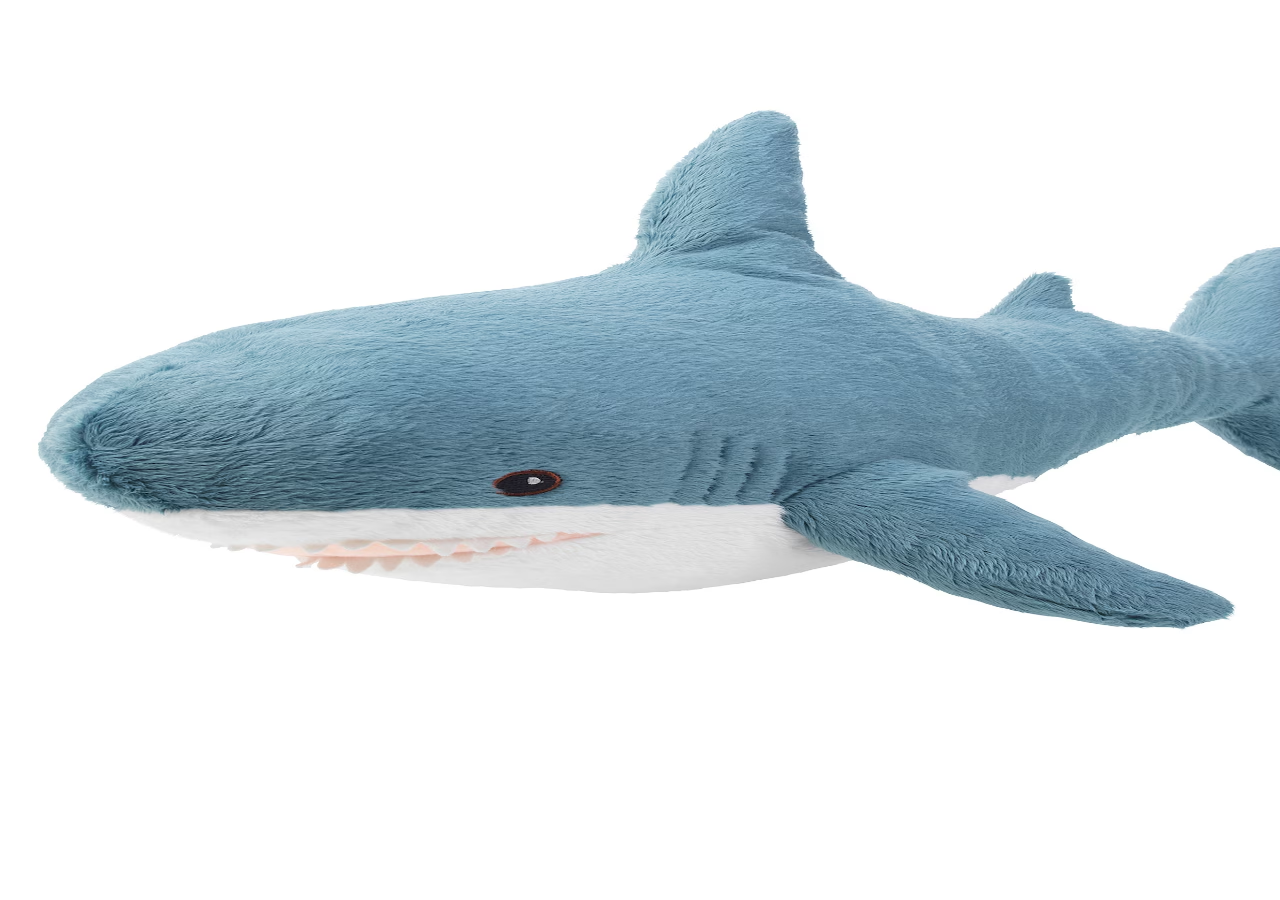
<file: blahaj.html>
<!DOCTYPE html>
<html lang="en">
<head>
    <meta charset="UTF-8">
    <meta http-equiv="X-UA-Compatible" content="IE=edge">
    <meta name="viewport" content="width=device-width, initial-scale=1.0">
    <title>Blåhaj</title>
    <link rel="shortcut icon" href="images/blahaj.png" type="image/x-icon">
</head>
<body>
    <img class="blahaj" src="./images/blahaj.png" height="725px" width="1400px">
</body>
</html>
</file>
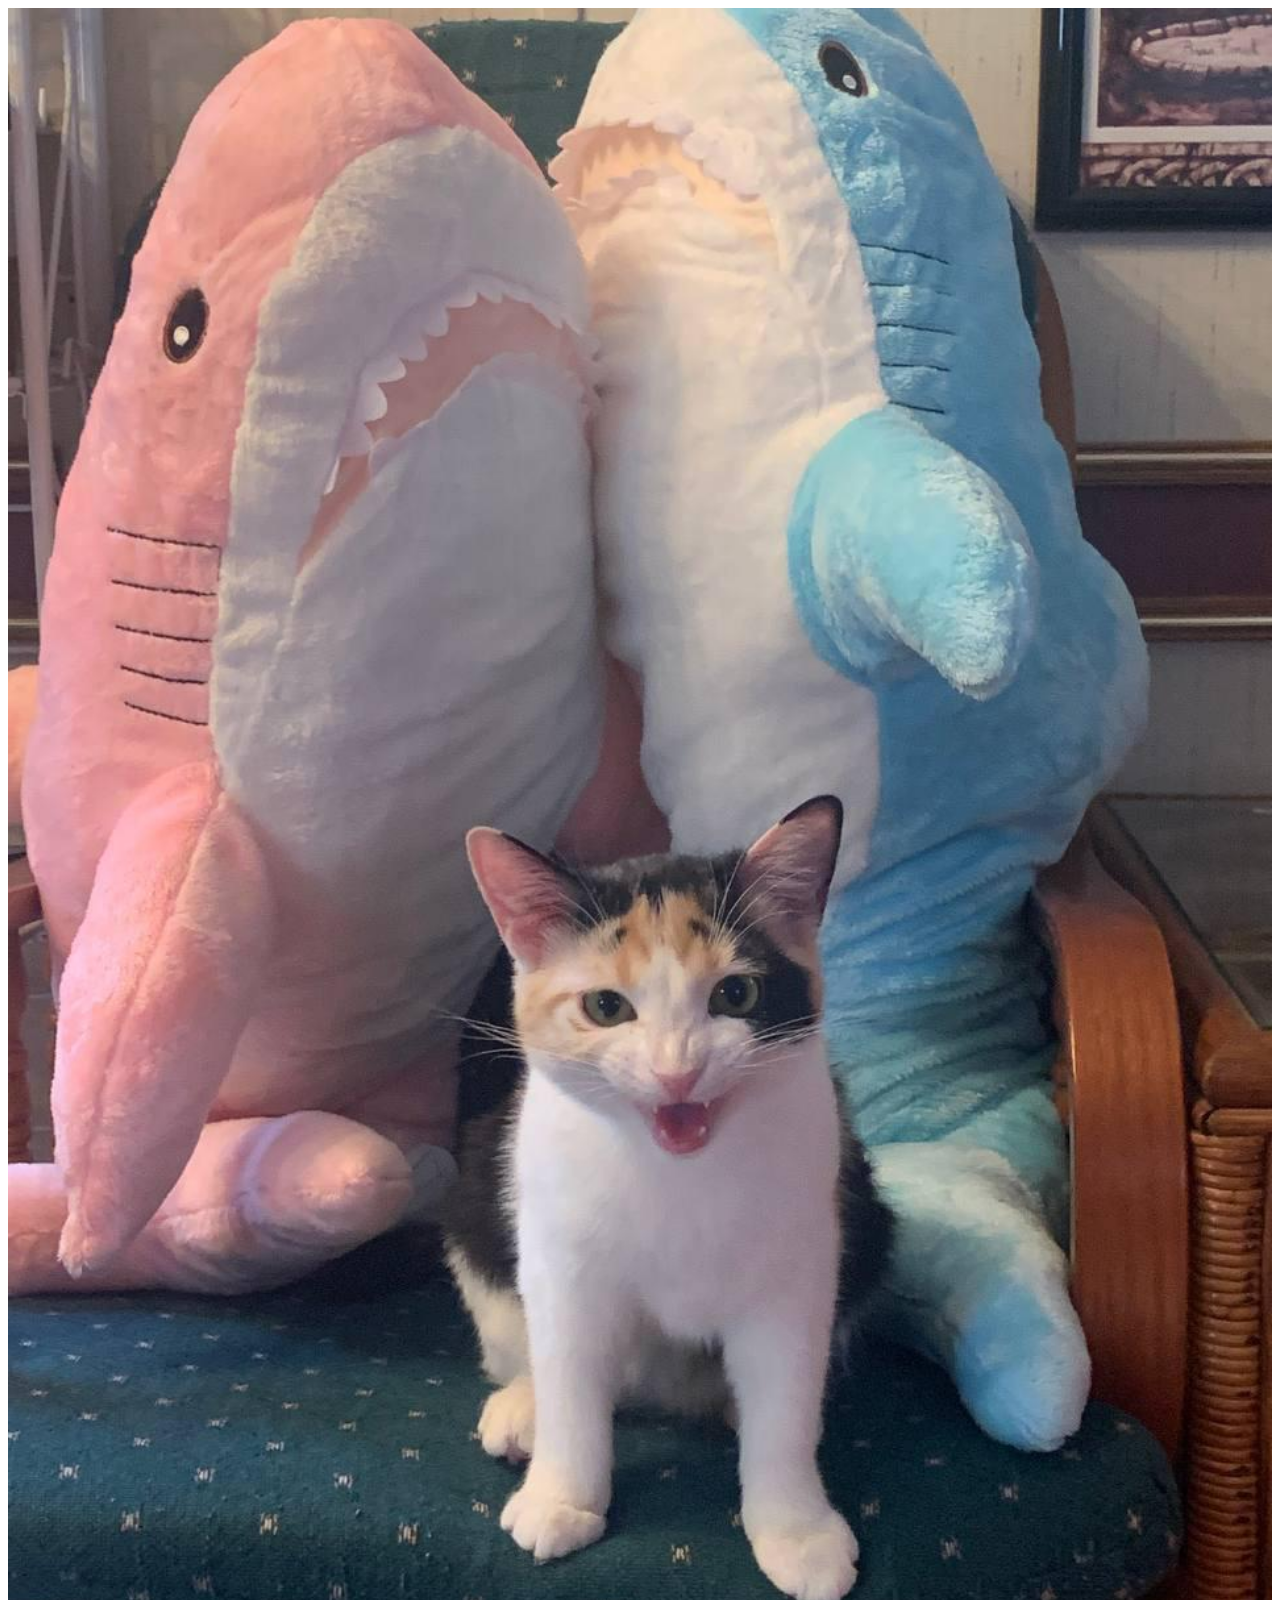
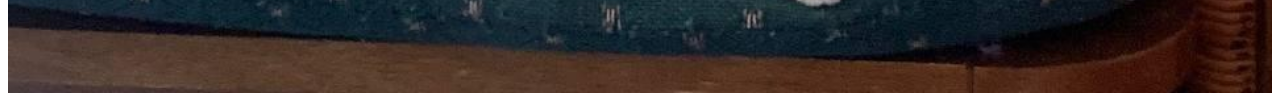
<file: print.html>
<!DOCTYPE html>
<html lang="en">
<head>
    <meta charset="UTF-8">
    <meta http-equiv="X-UA-Compatible" content="IE=edge">
    <meta name="viewport" content="width=device-width, initial-scale=1.0">
    <title>Document</title>
</head>
<body>
    <img src="images/blahaj.jpg" alt="cute foto" width="100%" height="100%">
    <script>
        window.addEventListener('beforeunload', function (e) {
  // Cancel the event
  e.preventDefault(); // If you prevent default behavior in Mozilla Firefox prompt will always be shown
  // Chrome requires returnValue to be set
  e.returnValue = '';
});
    </script>
</body>
</html>
</file>
